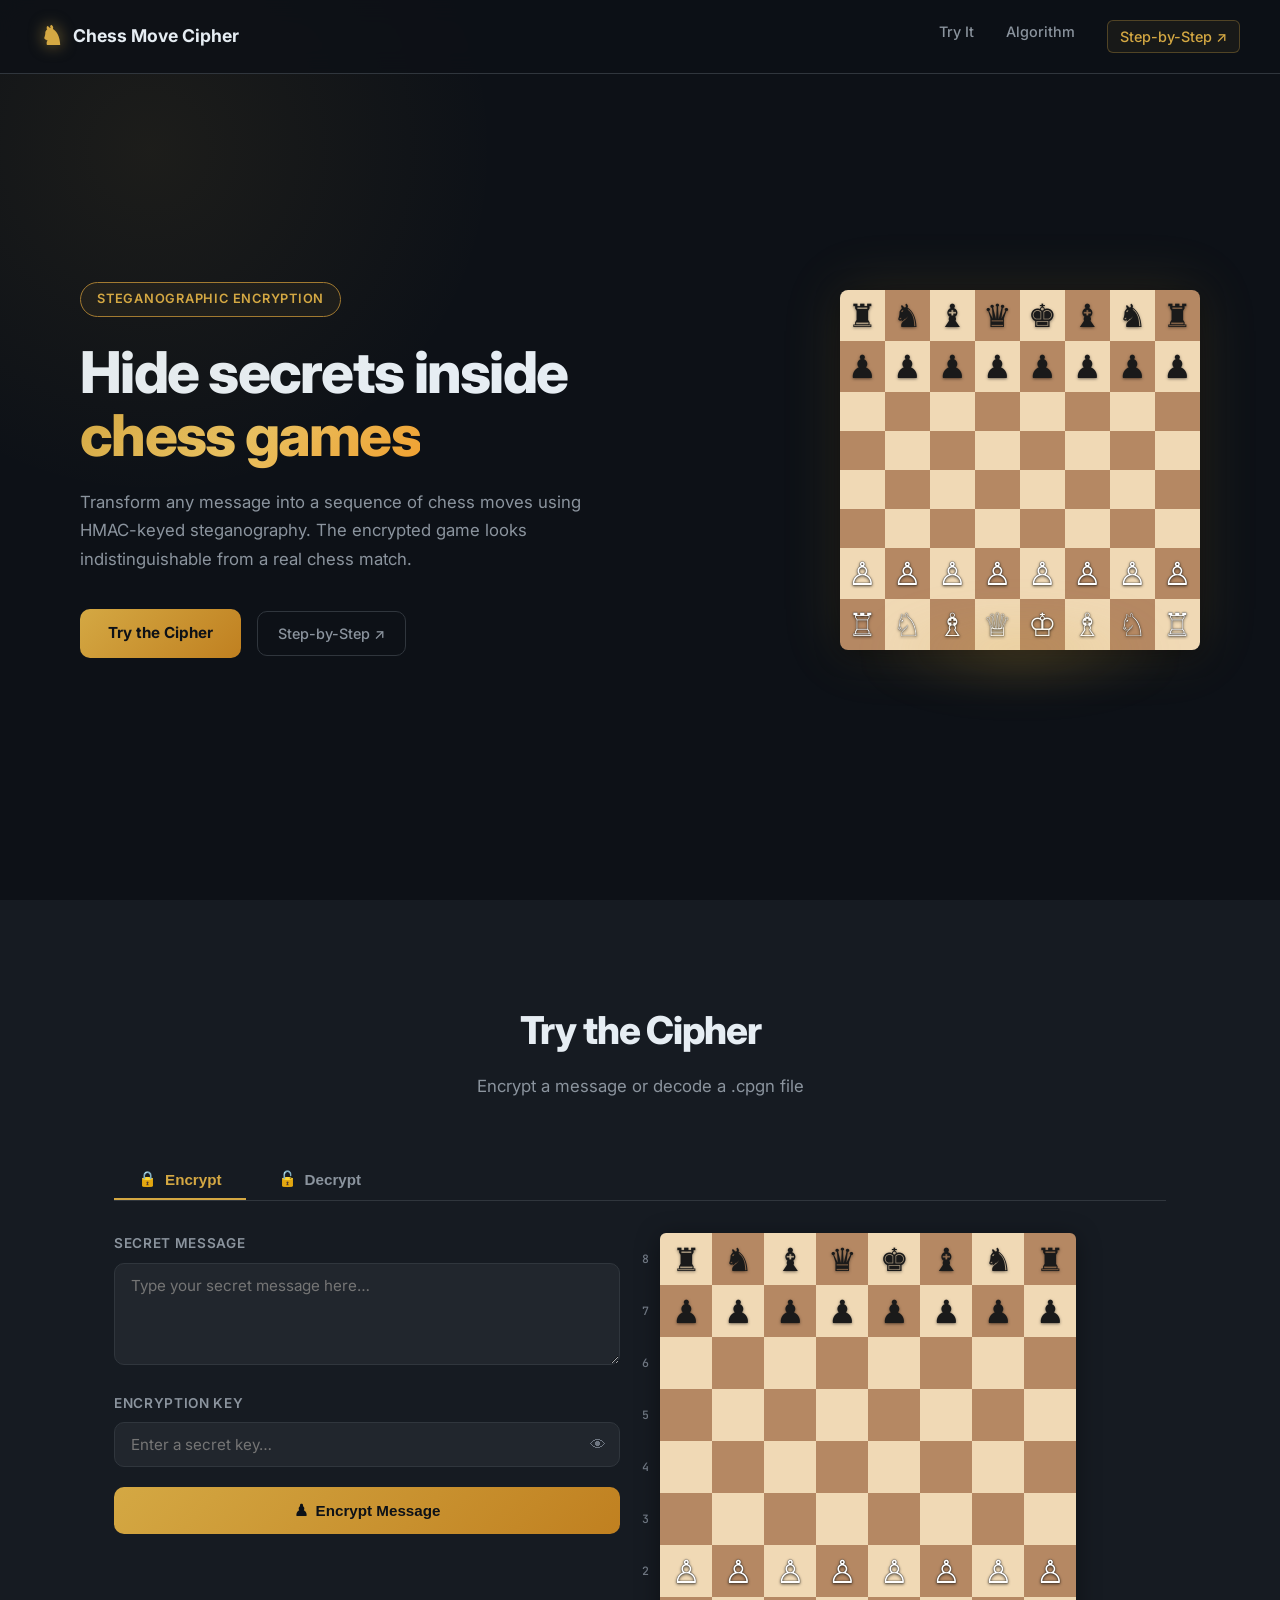
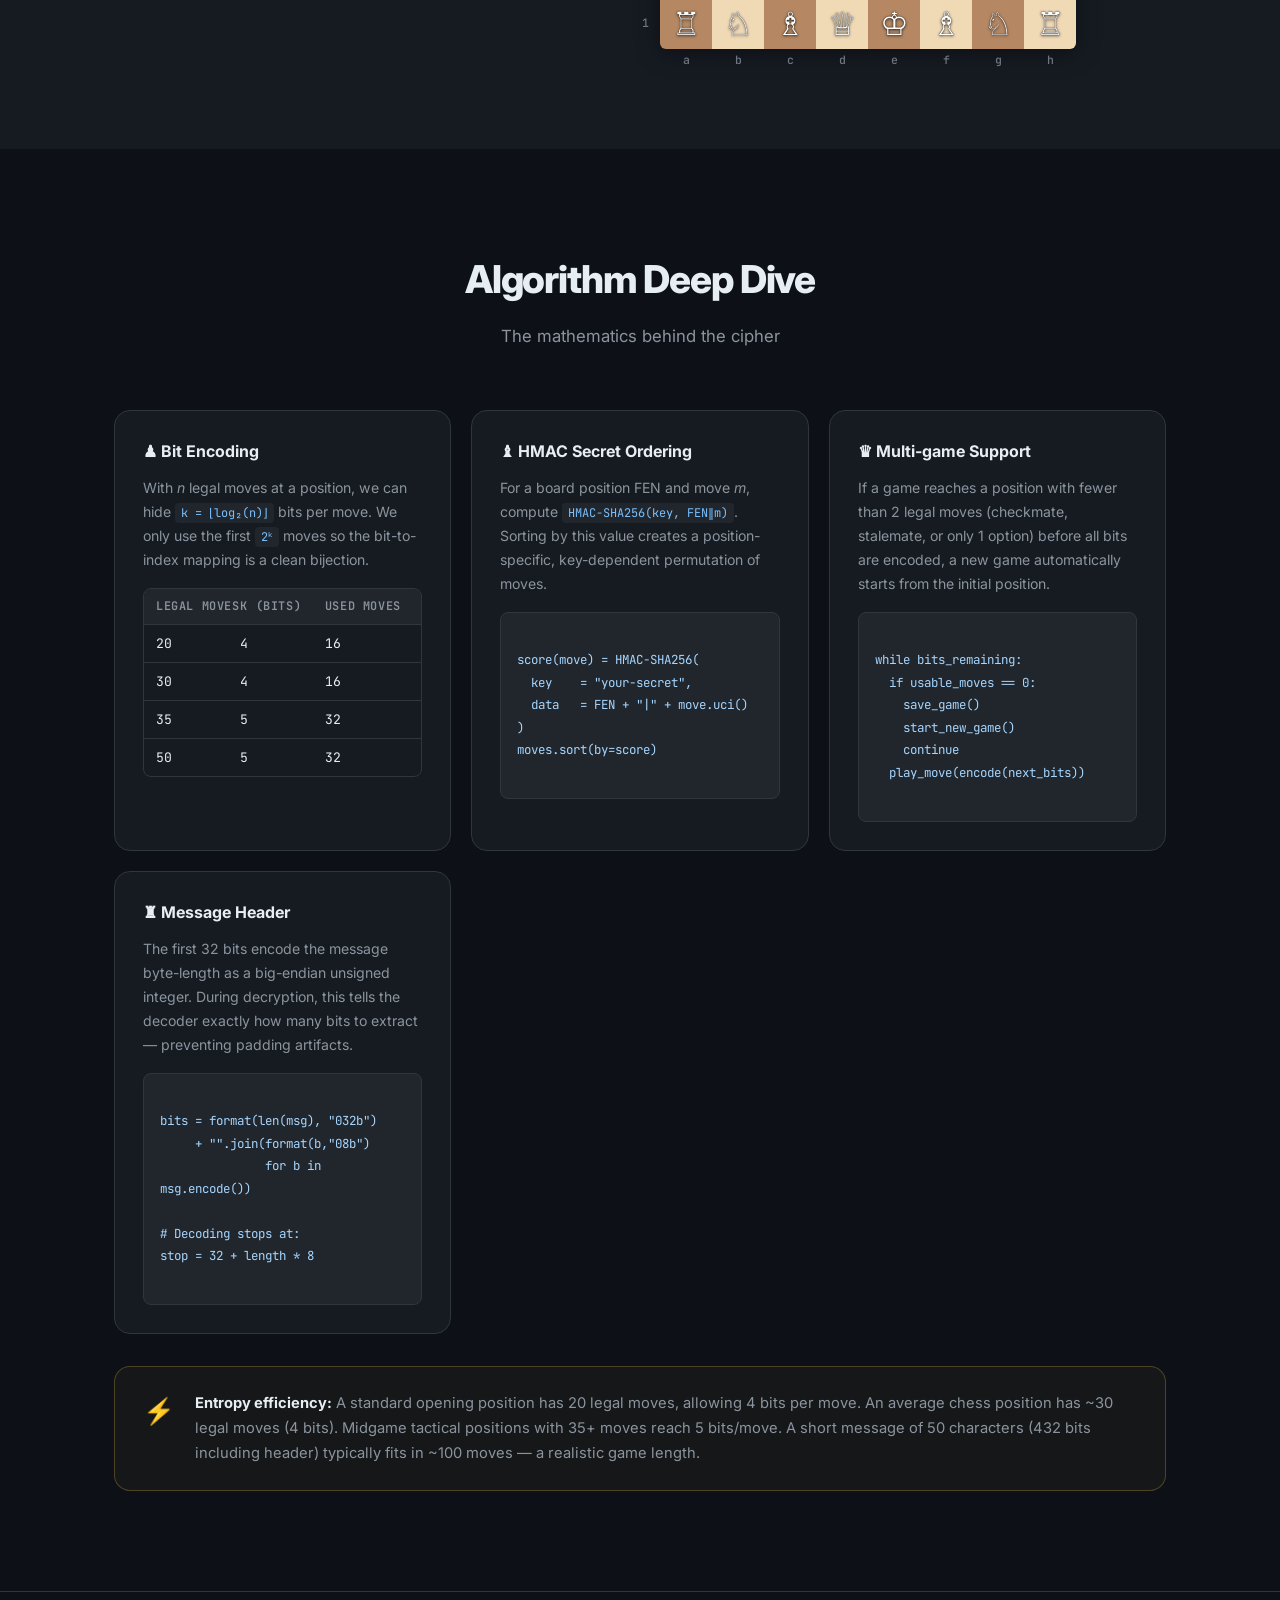
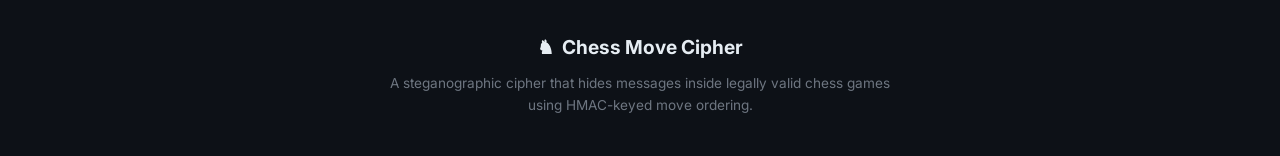
<file: templates/index.html>
<!DOCTYPE html>
<html lang="en">
<head>
  <meta charset="UTF-8">
  <meta name="viewport" content="width=device-width, initial-scale=1.0">
  <title>Chess Move Cipher</title>
  <link rel="preconnect" href="https://fonts.googleapis.com">
  <link rel="preconnect" href="https://fonts.gstatic.com" crossorigin>
  <link href="https://fonts.googleapis.com/css2?family=Inter:wght@300;400;500;600;700;800&family=JetBrains+Mono:wght@400;500&display=swap" rel="stylesheet">
  <link rel="stylesheet" href="/static/css/style.css">
</head>
<body>

  <!-- Navigation -->
  <nav class="navbar">
    <div class="nav-brand">
      <span class="nav-piece">♞</span>
      Chess Move Cipher
    </div>
    <div class="nav-links">
      <a href="#cipher-tool">Try It</a>
      <a href="#algorithm">Algorithm</a>
      <a href="/walkthrough" class="nav-link-highlight">Step-by-Step ↗</a>
    </div>
  </nav>

  <!-- Hero -->
  <section class="hero">
    <div class="hero-content">
      <div class="hero-badge">Steganographic Encryption</div>
      <h1>Hide secrets inside<br><span class="gradient-text">chess games</span></h1>
      <p class="hero-sub">Transform any message into a sequence of chess moves using HMAC-keyed steganography. The encrypted game looks indistinguishable from a real chess match.</p>
      <div class="hero-cta">
        <a href="#cipher-tool" class="btn-primary">Try the Cipher</a>
        <a href="/walkthrough" class="btn-ghost">Step-by-Step ↗</a>
      </div>
    </div>
    <div class="hero-visual">
      <div class="floating-board" id="hero-board"></div>
      <div class="board-glow"></div>
    </div>
  </section>

  <!-- Cipher Tool -->
  <section id="cipher-tool" class="section cipher-section">
    <div class="container">
      <div class="section-header">
        <h2>Try the Cipher</h2>
        <p>Encrypt a message or decode a .cpgn file</p>
      </div>

      <div class="tabs">
        <button class="tab active" data-tab="encrypt">
          <span>🔒</span> Encrypt
        </button>
        <button class="tab" data-tab="decrypt">
          <span>🔓</span> Decrypt
        </button>
      </div>

      <!-- Encrypt Panel -->
      <div id="tab-encrypt" class="tab-panel active">
        <div class="tool-layout">

          <!-- Left: Inputs -->
          <div class="tool-inputs">
            <div class="form-group">
              <label for="enc-message">Secret Message</label>
              <textarea id="enc-message" rows="4" placeholder="Type your secret message here…"></textarea>
            </div>
            <div class="form-group">
              <label for="enc-key">Encryption Key</label>
              <div class="input-wrap">
                <input type="password" id="enc-key" placeholder="Enter a secret key…">
                <button class="toggle-pw" data-target="enc-key" title="Show/hide key">👁</button>
              </div>
            </div>
            <button id="encrypt-btn" class="btn-primary btn-full">
              <span class="btn-icon">♟</span> Encrypt Message
            </button>
            <div id="enc-error" class="error-msg" style="display:none"></div>
          </div>

          <!-- Right: Chess board -->
          <div class="tool-board">
            <div class="board-wrap">
              <div id="enc-board" class="chess-board"></div>
              <div class="board-coords-files">
                <span>a</span><span>b</span><span>c</span><span>d</span>
                <span>e</span><span>f</span><span>g</span><span>h</span>
              </div>
              <div class="board-coords-ranks">
                <span>8</span><span>7</span><span>6</span><span>5</span>
                <span>4</span><span>3</span><span>2</span><span>1</span>
              </div>
            </div>

            <div id="step-info" class="step-info" style="display:none">
              <div class="step-row">
                <div class="step-stat">
                  <span class="stat-label">Move</span>
                  <span class="stat-value mono" id="si-move">—</span>
                </div>
                <div class="step-stat">
                  <span class="stat-label">Bits encoded</span>
                  <span class="stat-value mono highlight-bits" id="si-bits">—</span>
                </div>
                <div class="step-stat">
                  <span class="stat-label">Index / Total</span>
                  <span class="stat-value mono" id="si-index">—</span>
                </div>
                <div class="step-stat">
                  <span class="stat-label">Capacity</span>
                  <span class="stat-value mono" id="si-k">—</span>
                </div>
              </div>
            </div>

            <div id="anim-controls" class="anim-controls" style="display:none">
              <button id="btn-prev" class="ctrl-btn" title="Previous move">◀</button>
              <button id="btn-play" class="ctrl-btn ctrl-play" title="Play/Pause">▶</button>
              <button id="btn-next" class="ctrl-btn" title="Next move">▶</button>
              <span id="anim-progress" class="anim-progress">0 / 0</span>
              <div class="speed-wrap">
                <label>Speed</label>
                <input type="range" id="speed-slider" min="200" max="2000" value="700" step="100">
              </div>
            </div>
          </div>
        </div>

        <!-- Bit stream visualization -->
        <div id="bits-section" class="bits-section" style="display:none">
          <h3>Bit Stream <span class="tag" id="bits-total-tag"></span></h3>
          <p class="bits-hint">Each coloured block = one move's payload. Hover to see details.</p>
          <div id="bits-stream" class="bits-stream"></div>
        </div>

        <!-- Stats bar -->
        <div id="enc-stats" class="stats-bar" style="display:none">
          <div class="stat-item">
            <span class="stat-n" id="stat-games">—</span>
            <span class="stat-lbl">Games</span>
          </div>
          <div class="stat-item">
            <span class="stat-n" id="stat-moves">—</span>
            <span class="stat-lbl">Moves</span>
          </div>
          <div class="stat-item">
            <span class="stat-n" id="stat-bits">—</span>
            <span class="stat-lbl">Bits</span>
          </div>
          <div class="stat-item">
            <span class="stat-n" id="stat-efficiency">—</span>
            <span class="stat-lbl">Bits/move avg</span>
          </div>
        </div>

        <!-- PGN Output -->
        <div id="pgn-section" class="pgn-section" style="display:none">
          <div class="pgn-header">
            <h3>Encrypted PGN <span class="tag">.cpgn</span></h3>
            <div class="pgn-actions">
              <button id="copy-pgn" class="btn-ghost btn-sm">📋 Copy</button>
              <button id="download-pgn" class="btn-ghost btn-sm">⬇ Download .cpgn</button>
            </div>
          </div>
          <textarea id="pgn-output" class="pgn-textarea mono" readonly rows="8"></textarea>
        </div>
      </div>

      <!-- Decrypt Panel -->
      <div id="tab-decrypt" class="tab-panel">
        <div class="tool-layout">
          <div class="tool-inputs">
            <div class="form-group">
              <label for="dec-pgn">Encrypted PGN / .cpgn contents</label>
              <textarea id="dec-pgn" rows="8" placeholder="Paste the PGN content here…" class="mono"></textarea>
            </div>
            <div class="form-group">
              <label for="dec-key">Decryption Key</label>
              <div class="input-wrap">
                <input type="password" id="dec-key" placeholder="Enter the secret key…">
                <button class="toggle-pw" data-target="dec-key" title="Show/hide key">👁</button>
              </div>
            </div>
            <button id="decrypt-btn" class="btn-primary btn-full">
              <span class="btn-icon">♜</span> Decrypt Message
            </button>
            <div id="dec-error" class="error-msg" style="display:none"></div>
          </div>

          <div class="tool-board">
            <div id="dec-result" class="dec-result" style="display:none">
              <div class="result-icon">🔓</div>
              <h3>Decrypted Message</h3>
              <div id="dec-message" class="message-box"></div>
              <button id="copy-message" class="btn-ghost btn-sm">📋 Copy message</button>
            </div>
            <div id="dec-placeholder" class="dec-placeholder">
              <span class="placeholder-piece">♜</span>
              <p>Paste a PGN and key to decrypt</p>
            </div>
          </div>
        </div>
      </div>
    </div>
  </section>

  <!-- Algorithm deep dive -->
  <section id="algorithm" class="section algo-section">
    <div class="container">
      <div class="section-header">
        <h2>Algorithm Deep Dive</h2>
        <p>The mathematics behind the cipher</p>
      </div>

      <div class="algo-grid">
        <div class="algo-card">
          <h3>♟ Bit Encoding</h3>
          <p>With <em>n</em> legal moves at a position, we can hide <code>k = ⌊log₂(n)⌋</code> bits per move. We only use the first <code>2ᵏ</code> moves so the bit-to-index mapping is a clean bijection.</p>
          <div class="algo-table">
            <div class="algo-row header">
              <span>Legal moves</span><span>k (bits)</span><span>Used moves</span>
            </div>
            <div class="algo-row"><span>20</span><span>4</span><span>16</span></div>
            <div class="algo-row"><span>30</span><span>4</span><span>16</span></div>
            <div class="algo-row"><span>35</span><span>5</span><span>32</span></div>
            <div class="algo-row"><span>50</span><span>5</span><span>32</span></div>
          </div>
        </div>

        <div class="algo-card">
          <h3>♝ HMAC Secret Ordering</h3>
          <p>For a board position FEN and move <em>m</em>, compute <code>HMAC-SHA256(key, FEN‖m)</code>. Sorting by this value creates a position-specific, key-dependent permutation of moves.</p>
          <div class="algo-code">
score(move) = HMAC-SHA256(
  key    = "your-secret",
  data   = FEN + "|" + move.uci()
)
moves.sort(by=score)
          </div>
        </div>

        <div class="algo-card">
          <h3>♛ Multi-game Support</h3>
          <p>If a game reaches a position with fewer than 2 legal moves (checkmate, stalemate, or only 1 option) before all bits are encoded, a new game automatically starts from the initial position.</p>
          <div class="algo-code">
while bits_remaining:
  if usable_moves == 0:
    save_game()
    start_new_game()
    continue
  play_move(encode(next_bits))
          </div>
        </div>

        <div class="algo-card">
          <h3>♜ Message Header</h3>
          <p>The first 32 bits encode the message byte-length as a big-endian unsigned integer. During decryption, this tells the decoder exactly how many bits to extract — preventing padding artifacts.</p>
          <div class="algo-code">
bits = format(len(msg), "032b")
     + "".join(format(b,"08b")
               for b in msg.encode())

# Decoding stops at:
stop = 32 + length * 8
          </div>
        </div>
      </div>

      <div class="info-card accent">
        <div class="info-icon">⚡</div>
        <div class="info-text">
          <strong>Entropy efficiency:</strong> A standard opening position has 20 legal moves, allowing 4 bits per move. An average chess position has ~30 legal moves (4 bits). Midgame tactical positions with 35+ moves reach 5 bits/move. A short message of 50 characters (432 bits including header) typically fits in ~100 moves — a realistic game length.
        </div>
      </div>
    </div>
  </section>

  <!-- Footer -->
  <footer class="footer">
    <div class="container">
      <div class="footer-brand">
        <span>♞</span> Chess Move Cipher
      </div>
      <p>A steganographic cipher that hides messages inside legally valid chess games using HMAC-keyed move ordering.</p>
    </div>
  </footer>

  <script src="/static/js/main.js"></script>
</body>
</html>
</file>
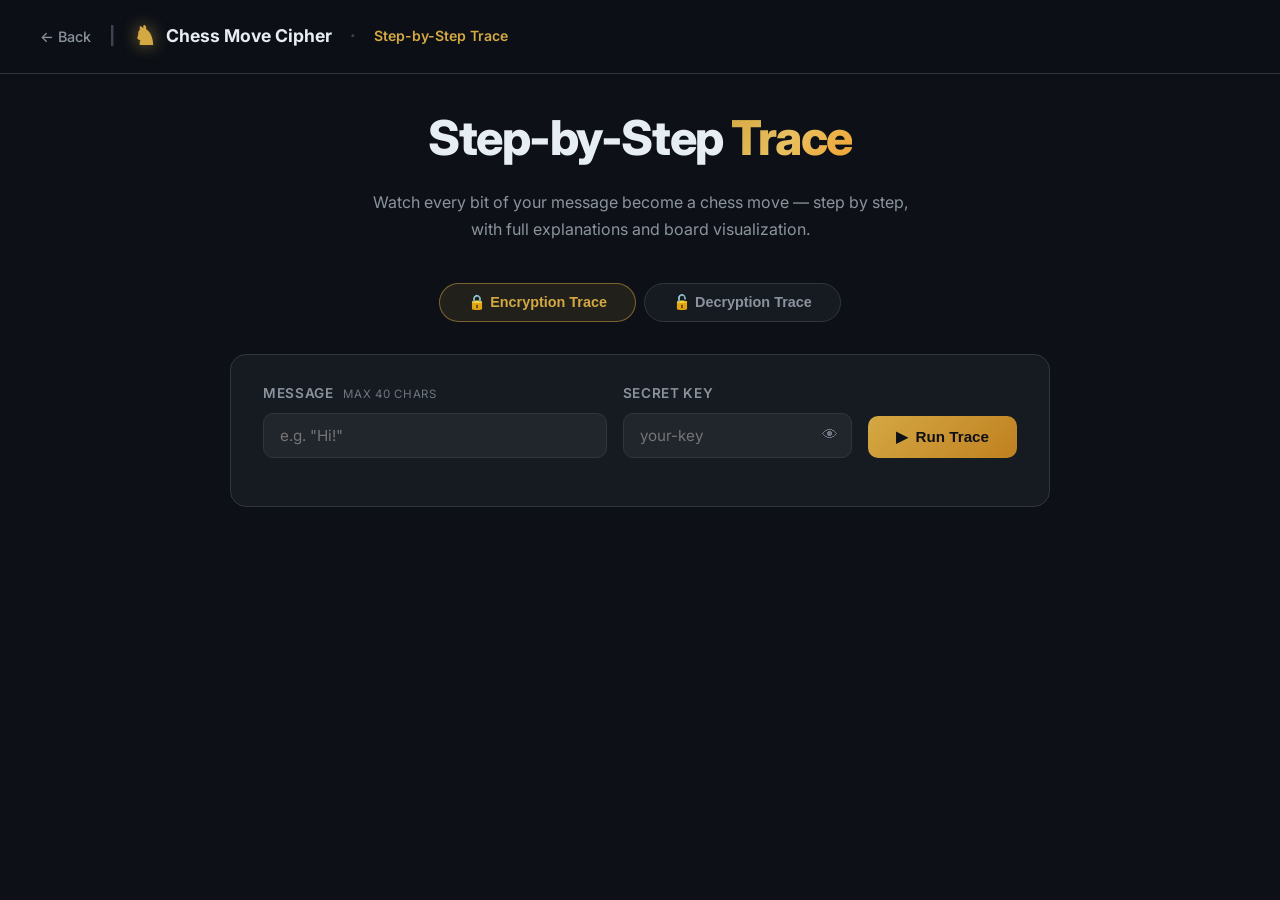
<file: templates/walkthrough.html>
<!DOCTYPE html>
<html lang="en">
<head>
  <meta charset="UTF-8">
  <meta name="viewport" content="width=device-width, initial-scale=1.0">
  <title>Step-by-Step Trace — Chess Move Cipher</title>
  <link rel="preconnect" href="https://fonts.googleapis.com">
  <link href="https://fonts.googleapis.com/css2?family=Inter:wght@300;400;500;600;700;800&family=JetBrains+Mono:wght@400;500;600&display=swap" rel="stylesheet">
  <link rel="stylesheet" href="/static/css/style.css">
  <link rel="stylesheet" href="/static/css/walkthrough.css">
</head>
<body>

  <!-- Navbar -->
  <nav class="navbar">
    <div class="nav-brand">
      <a href="/" class="wt-back">← Back</a>
      <span class="wt-nav-sep">|</span>
      <span class="nav-piece">♞</span>
      Chess Move Cipher
      <span class="wt-nav-sep">·</span>
      <span class="wt-nav-label">Step-by-Step Trace</span>
    </div>
  </nav>

  <!-- Input Section -->
  <section class="wt-input-section" id="wt-input-section">
    <div class="container">
      <div class="wt-page-header">
        <h1>Step-by-Step <span class="gradient-text">Trace</span></h1>
        <p>Watch every bit of your message become a chess move — step by step, with full explanations and board visualization.</p>
      </div>

      <div class="wt-mode-tabs">
        <button class="wt-tab active" data-mode="encrypt">🔒 Encryption Trace</button>
        <button class="wt-tab" data-mode="decrypt">🔓 Decryption Trace</button>
      </div>

      <!-- Encrypt form -->
      <div id="wt-enc-form" class="wt-form">
        <div class="wt-form-row">
          <div class="form-group wt-fg-msg">
            <label>Message <span class="wt-hint">max 40 chars</span></label>
            <input type="text" id="wt-message" placeholder='e.g. "Hi!"' maxlength="40" autocomplete="off">
          </div>
          <div class="form-group wt-fg-key">
            <label>Secret Key</label>
            <div class="input-wrap">
              <input type="password" id="wt-key-enc" placeholder="your-key">
              <button class="toggle-pw" data-target="wt-key-enc">👁</button>
            </div>
          </div>
          <div class="form-group wt-fg-btn">
            <label>&nbsp;</label>
            <button id="wt-run-enc" class="btn-primary wt-run-btn">
              <span>▶</span> Run Trace
            </button>
          </div>
        </div>
        <div id="wt-enc-error" class="error-msg" style="display:none"></div>
      </div>

      <!-- Decrypt form -->
      <div id="wt-dec-form" class="wt-form" style="display:none">
        <div class="form-group">
          <label>Encrypted PGN (.cpgn contents)</label>
          <textarea id="wt-pgn" rows="5" class="mono" placeholder="Paste your .cpgn file content here…"></textarea>
        </div>
        <div class="wt-form-row">
          <div class="form-group wt-fg-key">
            <label>Secret Key</label>
            <div class="input-wrap">
              <input type="password" id="wt-key-dec" placeholder="your-key">
              <button class="toggle-pw" data-target="wt-key-dec">👁</button>
            </div>
          </div>
          <div class="form-group wt-fg-btn">
            <label>&nbsp;</label>
            <button id="wt-run-dec" class="btn-primary wt-run-btn">
              <span>▶</span> Run Trace
            </button>
          </div>
        </div>
        <div id="wt-dec-error" class="error-msg" style="display:none"></div>
      </div>
    </div>
  </section>

  <!-- ══════════════ TRACE VIEWER ══════════════ -->
  <section class="wt-viewer" id="wt-viewer" style="display:none">

    <!-- Step header bar -->
    <div class="wt-step-bar">
      <div class="wt-step-counter">
        Step <strong id="wt-step-num">1</strong>&thinsp;/&thinsp;<strong id="wt-step-total">1</strong>
      </div>
      <div class="wt-step-dots-wrap">
        <div class="wt-step-dots" id="wt-step-dots"></div>
      </div>
      <div class="wt-step-badge" id="wt-step-badge">intro</div>
    </div>

    <!-- Title of current step -->
    <div class="wt-step-title-row">
      <div class="wt-step-title" id="wt-step-title">—</div>
    </div>

    <!-- ── Main two-column area ── -->
    <div class="wt-main-area">

      <!-- Left: Chess board + arrows -->
      <div class="wt-board-panel">
        <div class="board-with-arrows" id="board-wrap">
          <div id="trace-board" class="chess-board"></div>
          <svg id="board-svg" class="board-overlay">
            <defs>
              <marker id="mh-legal"    markerWidth="5" markerHeight="5" refX="4" refY="2.5" orient="auto"><path d="M0,0 L5,2.5 L0,5 Z" fill="rgba(100,130,220,0.7)"/></marker>
              <marker id="mh-usable"   markerWidth="5" markerHeight="5" refX="4" refY="2.5" orient="auto"><path d="M0,0 L5,2.5 L0,5 Z" fill="rgba(50,210,80,0.9)"/></marker>
              <marker id="mh-selected" markerWidth="5" markerHeight="5" refX="4" refY="2.5" orient="auto"><path d="M0,0 L5,2.5 L0,5 Z" fill="rgba(212,168,67,1)"/></marker>
              <marker id="mh-dim"      markerWidth="5" markerHeight="5" refX="4" refY="2.5" orient="auto"><path d="M0,0 L5,2.5 L0,5 Z" fill="rgba(100,100,100,0.35)"/></marker>
            </defs>
          </svg>
        </div>
        <div class="wt-legend" id="wt-legend" style="display:none">
          <div class="wt-legend-row">
            <span class="lbox legal"></span><span>All legal moves</span>
          </div>
          <div class="wt-legend-row">
            <span class="lbox usable"></span><span>Usable (2<sup>k</sup> moves)</span>
          </div>
          <div class="wt-legend-row">
            <span class="lbox selected"></span><span>Selected / played</span>
          </div>
        </div>
      </div>

      <!-- Right: Step info panel -->
      <div class="wt-info-panel" id="wt-info-panel">
        <div id="wt-step-body">
          <!-- Content rendered by JS per step type -->
        </div>
      </div>
    </div>

    <!-- ── Controls ── -->
    <div class="wt-controls">
      <div class="wt-ctrl-group">
        <button id="wt-first" class="ctrl-btn" title="First step">⏮</button>
        <button id="wt-prev"  class="ctrl-btn" title="Previous">◀</button>
        <button id="wt-play"  class="ctrl-btn ctrl-play" title="Play / Pause">▶</button>
        <button id="wt-next"  class="ctrl-btn" title="Next">▶▶</button>
        <button id="wt-last"  class="ctrl-btn" title="Last step">⏭</button>
      </div>

      <div class="wt-slider-wrap">
        <input type="range" id="wt-slider" min="0" value="0" step="1" class="wt-slider">
      </div>

      <div class="wt-speed-group">
        <span class="wt-speed-label">Speed</span>
        <button class="wt-speed active" data-ms="2500">1×</button>
        <button class="wt-speed" data-ms="1200">2×</button>
        <button class="wt-speed" data-ms="500">4×</button>
      </div>
    </div>

    <!-- ── Bit stream ── -->
    <div class="wt-bitstream-section">
      <div class="wt-bs-header">
        <span class="wt-bs-title">Bit Stream</span>
        <span class="wt-bs-info" id="wt-bs-info"></span>
      </div>
      <div class="wt-bs-scroll">
        <div class="wt-bs" id="wt-bitstream"></div>
      </div>
    </div>

  </section>

  <!-- Loading overlay -->
  <div id="wt-loading" class="wt-loading-overlay" style="display:none">
    <div class="wt-loading-box">
      <div class="wt-spinner"></div>
      <p>Computing trace…<br><small>HMAC for all moves at each position</small></p>
    </div>
  </div>

  <script src="/static/js/main.js"></script>
  <script src="/static/js/walkthrough.js"></script>
</body>
</html>
</file>
<file: static/css/style.css>
/* ============================================================
   Chess Move Cipher — Stylesheet
   ============================================================ */

:root {
  --bg:           #0d1117;
  --bg-2:         #161b22;
  --bg-3:         #21262d;
  --border:       #30363d;
  --border-light: #3d444d;
  --gold:         #d4a843;
  --gold-dim:     #a07830;
  --green:        #2ea043;
  --red:          #f85149;
  --text:         #e6edf3;
  --text-muted:   #8b949e;
  --text-dim:     #6e7681;
  --sq-light:     #f0d9b5;
  --sq-dark:      #b58863;
  --hl-from:      rgba(20, 160, 50, 0.65);
  --hl-to:        rgba(255, 200, 0, 0.60);
  --hl-last:      rgba(155, 199, 0, 0.40);
  --radius:       10px;
  --radius-lg:    16px;
  --shadow:       0 4px 24px rgba(0,0,0,0.4);
}

*, *::before, *::after { box-sizing: border-box; margin: 0; padding: 0; }

html { scroll-behavior: smooth; }

body {
  font-family: 'Inter', sans-serif;
  background: var(--bg);
  color: var(--text);
  line-height: 1.6;
  overflow-x: hidden;
}

a { color: var(--gold); text-decoration: none; }
a:hover { color: #e8c060; }

code {
  font-family: 'JetBrains Mono', monospace;
  background: var(--bg-3);
  padding: 2px 6px;
  border-radius: 4px;
  font-size: 0.85em;
  color: #79c0ff;
}

.mono { font-family: 'JetBrains Mono', monospace; }
.container { max-width: 1100px; margin: 0 auto; padding: 0 24px; }

/* ─── Navbar ─── */
.navbar {
  position: fixed;
  top: 0; left: 0; right: 0;
  z-index: 100;
  display: flex;
  align-items: center;
  justify-content: space-between;
  padding: 16px 40px;
  background: rgba(13,17,23,0.85);
  backdrop-filter: blur(12px);
  border-bottom: 1px solid var(--border);
}

.nav-brand {
  display: flex;
  align-items: center;
  gap: 10px;
  font-weight: 700;
  font-size: 1.1rem;
  color: var(--text);
}

.nav-piece {
  font-size: 1.6rem;
  color: var(--gold);
  filter: drop-shadow(0 0 8px rgba(212,168,67,0.6));
}

.nav-links {
  display: flex;
  gap: 32px;
}

.nav-links a {
  color: var(--text-muted);
  font-size: 0.9rem;
  font-weight: 500;
  transition: color 0.2s;
}
.nav-links a:hover { color: var(--text); }
.nav-links .nav-link-highlight {
  color: var(--gold);
  border: 1px solid rgba(212,168,67,0.3);
  padding: 4px 12px;
  border-radius: 6px;
  background: rgba(212,168,67,0.06);
}
.nav-links .nav-link-highlight:hover { background: rgba(212,168,67,0.14); color: var(--gold); }

/* ─── Hero ─── */
.hero {
  min-height: 100vh;
  display: flex;
  align-items: center;
  justify-content: space-between;
  padding: 100px 80px 60px;
  gap: 60px;
  position: relative;
  overflow: hidden;
}

.hero::before {
  content: '';
  position: absolute;
  top: -200px; left: -200px;
  width: 700px; height: 700px;
  background: radial-gradient(circle, rgba(212,168,67,0.08) 0%, transparent 70%);
  pointer-events: none;
}

.hero-content { flex: 1; max-width: 560px; }

.hero-badge {
  display: inline-block;
  padding: 6px 16px;
  border: 1px solid var(--gold-dim);
  border-radius: 100px;
  font-size: 0.8rem;
  font-weight: 600;
  color: var(--gold);
  letter-spacing: 0.06em;
  text-transform: uppercase;
  margin-bottom: 24px;
  background: rgba(212,168,67,0.06);
}

.hero h1 {
  font-size: clamp(2.4rem, 5vw, 3.6rem);
  font-weight: 800;
  line-height: 1.1;
  letter-spacing: -0.03em;
  margin-bottom: 20px;
}

.gradient-text {
  background: linear-gradient(135deg, var(--gold) 0%, #e8c060 50%, #f0a030 100%);
  -webkit-background-clip: text;
  -webkit-text-fill-color: transparent;
  background-clip: text;
}

.hero-sub {
  font-size: 1.05rem;
  color: var(--text-muted);
  margin-bottom: 36px;
  line-height: 1.7;
}

.hero-cta { display: flex; gap: 16px; align-items: center; flex-wrap: wrap; }

/* ─── Buttons ─── */
.btn-primary {
  display: inline-flex;
  align-items: center;
  gap: 8px;
  padding: 12px 28px;
  background: linear-gradient(135deg, var(--gold) 0%, #c08020 100%);
  color: #0d1117;
  font-weight: 700;
  font-size: 0.95rem;
  border: none;
  border-radius: var(--radius);
  cursor: pointer;
  transition: all 0.2s;
  text-decoration: none;
}
.btn-primary:hover {
  transform: translateY(-2px);
  box-shadow: 0 8px 24px rgba(212,168,67,0.4);
  color: #0d1117;
}
.btn-primary:active { transform: translateY(0); }

.btn-primary.btn-full { width: 100%; justify-content: center; padding: 14px; }

.btn-ghost {
  display: inline-flex;
  align-items: center;
  gap: 6px;
  padding: 10px 20px;
  background: transparent;
  color: var(--text-muted);
  font-weight: 500;
  font-size: 0.9rem;
  border: 1px solid var(--border);
  border-radius: var(--radius);
  cursor: pointer;
  transition: all 0.2s;
  text-decoration: none;
}
.btn-ghost:hover { border-color: var(--border-light); color: var(--text); background: var(--bg-2); }

.btn-ghost.btn-sm { padding: 7px 14px; font-size: 0.82rem; }

/* ─── Hero Board (decoration) ─── */
.hero-visual {
  position: relative;
  flex-shrink: 0;
}

.floating-board {
  width: 360px;
  height: 360px;
  display: grid;
  grid-template-columns: repeat(8, 1fr);
  grid-template-rows: repeat(8, 1fr);
  border-radius: 8px;
  overflow: hidden;
  box-shadow: var(--shadow), 0 0 60px rgba(212,168,67,0.15);
  animation: float 4s ease-in-out infinite;
}

@keyframes float {
  0%, 100% { transform: translateY(0) rotate(-2deg); }
  50% { transform: translateY(-12px) rotate(-2deg); }
}

.board-glow {
  position: absolute;
  bottom: -40px; left: 50%;
  transform: translateX(-50%);
  width: 300px; height: 80px;
  background: radial-gradient(ellipse, rgba(212,168,67,0.25) 0%, transparent 70%);
  filter: blur(20px);
}

/* ─── Sections ─── */
.section {
  padding: 100px 0;
}

.section-header {
  text-align: center;
  margin-bottom: 60px;
}

.section-header h2 {
  font-size: clamp(1.8rem, 3vw, 2.6rem);
  font-weight: 800;
  letter-spacing: -0.03em;
  margin-bottom: 12px;
}

.section-header p {
  color: var(--text-muted);
  font-size: 1.05rem;
}

/* ─── Steps ─── */
.steps-grid {
  display: grid;
  grid-template-columns: repeat(auto-fit, minmax(300px, 1fr));
  gap: 24px;
  margin-bottom: 40px;
}

.step-card {
  background: var(--bg-2);
  border: 1px solid var(--border);
  border-radius: var(--radius-lg);
  padding: 32px;
  transition: border-color 0.2s, transform 0.2s;
  position: relative;
  overflow: hidden;
}

.step-card::before {
  content: '';
  position: absolute;
  top: 0; left: 0; right: 0;
  height: 2px;
  background: linear-gradient(90deg, var(--gold), transparent);
  opacity: 0;
  transition: opacity 0.2s;
}

.step-card:hover {
  border-color: var(--border-light);
  transform: translateY(-4px);
}
.step-card:hover::before { opacity: 1; }

.step-num {
  font-size: 0.75rem;
  font-weight: 700;
  color: var(--gold);
  letter-spacing: 0.1em;
  margin-bottom: 12px;
}

.step-icon-wrap {
  margin-bottom: 16px;
}

.step-piece {
  font-size: 2.4rem;
  filter: drop-shadow(0 0 6px rgba(212,168,67,0.4));
}

.step-card h3 {
  font-size: 1.2rem;
  font-weight: 700;
  margin-bottom: 10px;
}

.step-card p {
  color: var(--text-muted);
  font-size: 0.92rem;
  line-height: 1.7;
  margin-bottom: 20px;
}

.step-code {
  font-family: 'JetBrains Mono', monospace;
  font-size: 0.78rem;
  background: var(--bg-3);
  border: 1px solid var(--border);
  border-radius: 8px;
  padding: 14px 16px;
  line-height: 1.8;
  overflow-x: auto;
  white-space: pre-wrap;
  overflow-wrap: break-word;
  word-break: break-all;
}

.code-comment { color: var(--text-dim); }
.code-header { color: #79c0ff; }
.code-data { color: #a5d6ff; }

/* ─── Info card ─── */
.info-card {
  display: flex;
  align-items: flex-start;
  gap: 20px;
  background: var(--bg-2);
  border: 1px solid var(--border);
  border-radius: var(--radius-lg);
  padding: 24px 28px;
  margin-top: 32px;
}

.info-card.accent {
  border-color: rgba(212,168,67,0.3);
  background: rgba(212,168,67,0.04);
}

.info-icon { font-size: 1.6rem; flex-shrink: 0; }

.info-text {
  font-size: 0.92rem;
  color: var(--text-muted);
  line-height: 1.7;
}

.info-text strong { color: var(--text); }

/* ─── Cipher Tool ─── */
.cipher-section { background: var(--bg-2); }

.tabs {
  display: flex;
  gap: 8px;
  margin-bottom: 32px;
  border-bottom: 1px solid var(--border);
  padding-bottom: 1px;
}

.tab {
  display: flex;
  align-items: center;
  gap: 8px;
  padding: 10px 24px;
  background: none;
  border: none;
  border-bottom: 2px solid transparent;
  color: var(--text-muted);
  font-size: 0.95rem;
  font-weight: 600;
  cursor: pointer;
  transition: all 0.15s;
  margin-bottom: -1px;
}

.tab:hover { color: var(--text); }

.tab.active {
  color: var(--gold);
  border-bottom-color: var(--gold);
}

.tab-panel { display: none; }
.tab-panel.active { display: block; }

.tool-layout {
  display: grid;
  grid-template-columns: 1fr 1fr;
  gap: 40px;
  align-items: start;
}

/* ─── Form ─── */
.form-group {
  margin-bottom: 20px;
}

.form-group label {
  display: block;
  font-size: 0.85rem;
  font-weight: 600;
  color: var(--text-muted);
  margin-bottom: 8px;
  text-transform: uppercase;
  letter-spacing: 0.05em;
}

.form-group textarea,
.form-group input[type="text"],
.form-group input[type="password"] {
  width: 100%;
  background: var(--bg-3);
  border: 1px solid var(--border);
  border-radius: var(--radius);
  color: var(--text);
  font-size: 0.95rem;
  padding: 12px 16px;
  transition: border-color 0.2s;
  resize: vertical;
  font-family: inherit;
  outline: none;
}

.form-group textarea:focus,
.form-group input:focus {
  border-color: var(--gold-dim);
  box-shadow: 0 0 0 3px rgba(212,168,67,0.1);
}

.form-group textarea.mono,
.pgn-textarea {
  font-family: 'JetBrains Mono', monospace;
  font-size: 0.82rem;
}

.input-wrap {
  position: relative;
}

.input-wrap input { padding-right: 44px; }

.toggle-pw {
  position: absolute;
  right: 10px; top: 50%;
  transform: translateY(-50%);
  background: none;
  border: none;
  cursor: pointer;
  font-size: 1rem;
  color: var(--text-dim);
  padding: 4px;
  transition: color 0.2s;
}
.toggle-pw:hover { color: var(--text); }

.btn-icon { font-size: 1rem; }

/* ─── Chess Board ─── */
.tool-board { position: sticky; top: 100px; }

.board-wrap {
  position: relative;
  display: inline-flex;
  flex-direction: column;
  align-items: flex-start;
}

.chess-board {
  display: grid;
  /* column/row sizes are set by JS so every square is identical px size */
  grid-template-columns: repeat(8, 52px);
  grid-template-rows: repeat(8, 52px);
  width: 416px;
  height: 416px;
  border-radius: 6px;
  overflow: hidden;
  box-shadow: var(--shadow);
  user-select: none;
  flex-shrink: 0;
}

.board-coords-files,
.board-coords-ranks {
  display: flex;
  position: absolute;
}

.board-coords-files {
  bottom: -20px; left: 0; right: 0;
  justify-content: space-around;
}

.board-coords-ranks {
  top: 0; bottom: 0;
  left: -18px;
  flex-direction: column;
  justify-content: space-around;
}

.board-coords-files span,
.board-coords-ranks span {
  font-size: 0.72rem;
  color: var(--text-dim);
  font-weight: 500;
  font-family: 'JetBrains Mono', monospace;
}

.sq {
  display: flex;
  align-items: center;
  justify-content: center;
  font-size: clamp(1.4rem, 3.5vw, 2rem);
  cursor: default;
  transition: background 0.25s;
  position: relative;
}

.sq.light { background: var(--sq-light); }
.sq.dark  { background: var(--sq-dark); }

.sq.hl-from { background: var(--hl-from) !important; }
.sq.hl-to   { background: var(--hl-to)   !important; }
.sq.hl-last { background: var(--hl-last)  !important; }

.piece-white { color: #fff; text-shadow: 0 1px 3px rgba(0,0,0,0.8), 0 0 1px #000; }
.piece-black { color: #1a1a1a; text-shadow: 0 1px 3px rgba(0,0,0,0.5); }

/* ─── Step Info ─── */
.step-info {
  margin-top: 30px;
  background: var(--bg-3);
  border: 1px solid var(--border);
  border-radius: var(--radius);
  padding: 16px;
}

.step-row {
  display: grid;
  grid-template-columns: repeat(4, 1fr);
  gap: 12px;
}

.step-stat {
  display: flex;
  flex-direction: column;
  gap: 4px;
}

.stat-label {
  font-size: 0.72rem;
  font-weight: 600;
  color: var(--text-dim);
  text-transform: uppercase;
  letter-spacing: 0.05em;
}

.stat-value {
  font-size: 0.9rem;
  font-weight: 600;
  color: var(--text);
}

.highlight-bits { color: var(--gold); }

/* ─── Animation Controls ─── */
.anim-controls {
  display: flex;
  align-items: center;
  gap: 10px;
  margin-top: 14px;
  flex-wrap: wrap;
}

.ctrl-btn {
  width: 36px; height: 36px;
  background: var(--bg-3);
  border: 1px solid var(--border);
  border-radius: 8px;
  color: var(--text);
  font-size: 0.8rem;
  cursor: pointer;
  transition: all 0.15s;
  display: flex;
  align-items: center;
  justify-content: center;
}
.ctrl-btn:hover { background: var(--border); }
.ctrl-btn.ctrl-play {
  background: var(--gold);
  color: #0d1117;
  border-color: var(--gold);
  font-weight: 700;
}
.ctrl-btn.ctrl-play:hover { background: #e8c060; }

.ctrl-btn.paused { background: var(--bg-3); color: var(--gold); border-color: var(--gold); }

.anim-progress {
  font-size: 0.82rem;
  color: var(--text-muted);
  font-family: 'JetBrains Mono', monospace;
  min-width: 60px;
}

.speed-wrap {
  display: flex;
  align-items: center;
  gap: 8px;
  margin-left: auto;
}

.speed-wrap label {
  font-size: 0.78rem;
  color: var(--text-dim);
}

.speed-wrap input[type="range"] {
  width: 80px;
  accent-color: var(--gold);
}

/* ─── Bits Stream ─── */
.bits-section {
  margin-top: 48px;
}

.bits-section h3 {
  font-size: 1rem;
  font-weight: 700;
  margin-bottom: 6px;
}

.bits-hint {
  font-size: 0.82rem;
  color: var(--text-dim);
  margin-bottom: 16px;
}

.tag {
  display: inline-block;
  padding: 2px 8px;
  background: rgba(212,168,67,0.12);
  border: 1px solid rgba(212,168,67,0.3);
  border-radius: 4px;
  font-size: 0.72rem;
  color: var(--gold);
  font-weight: 600;
  margin-left: 8px;
  vertical-align: middle;
}

.bits-stream {
  display: flex;
  flex-wrap: wrap;
  gap: 4px;
  font-family: 'JetBrains Mono', monospace;
  font-size: 0.78rem;
  padding: 16px;
  background: var(--bg-3);
  border: 1px solid var(--border);
  border-radius: var(--radius);
  max-height: 140px;
  overflow-y: auto;
}

.bit-block {
  padding: 2px 5px;
  border-radius: 3px;
  cursor: pointer;
  transition: opacity 0.2s, transform 0.1s;
  white-space: nowrap;
}

.bit-block:hover { transform: scale(1.05); opacity: 0.9; }

.bit-block.header {
  background: rgba(121,192,255,0.15);
  color: #79c0ff;
  border: 1px solid rgba(121,192,255,0.3);
}

.bit-block.active {
  background: rgba(212,168,67,0.25);
  color: var(--gold);
  border: 1px solid rgba(212,168,67,0.5);
  box-shadow: 0 0 8px rgba(212,168,67,0.3);
}

.bit-block.done {
  background: rgba(46,160,67,0.12);
  color: #56d364;
  border: 1px solid rgba(46,160,67,0.2);
}

.bit-block.pending {
  background: var(--bg);
  color: var(--text-dim);
  border: 1px solid var(--border);
}

/* ─── Stats bar ─── */
.stats-bar {
  display: flex;
  gap: 8px;
  margin-top: 24px;
  flex-wrap: wrap;
}

.stat-item {
  flex: 1;
  min-width: 100px;
  background: var(--bg-3);
  border: 1px solid var(--border);
  border-radius: var(--radius);
  padding: 14px 16px;
  display: flex;
  flex-direction: column;
  align-items: center;
  gap: 4px;
}

.stat-n {
  font-size: 1.6rem;
  font-weight: 800;
  color: var(--gold);
  font-variant-numeric: tabular-nums;
}

.stat-lbl {
  font-size: 0.72rem;
  color: var(--text-dim);
  font-weight: 600;
  text-transform: uppercase;
  letter-spacing: 0.05em;
}

/* ─── PGN section ─── */
.pgn-section { margin-top: 32px; }

.pgn-header {
  display: flex;
  align-items: center;
  justify-content: space-between;
  margin-bottom: 12px;
}

.pgn-header h3 {
  font-size: 1rem;
  font-weight: 700;
}

.pgn-actions { display: flex; gap: 8px; }

.pgn-textarea {
  width: 100%;
  background: var(--bg-3);
  border: 1px solid var(--border);
  border-radius: var(--radius);
  color: var(--text);
  padding: 14px 16px;
  resize: vertical;
  outline: none;
  font-size: 0.8rem;
  line-height: 1.6;
}

/* ─── Decrypt result ─── */
.dec-result {
  background: var(--bg-3);
  border: 1px solid var(--border);
  border-radius: var(--radius-lg);
  padding: 32px;
  text-align: center;
}

.result-icon { font-size: 3rem; margin-bottom: 16px; }

.dec-result h3 {
  font-size: 1.1rem;
  font-weight: 700;
  margin-bottom: 16px;
  color: var(--green);
}

.message-box {
  background: var(--bg);
  border: 1px solid var(--border);
  border-radius: var(--radius);
  padding: 20px 24px;
  font-size: 1.05rem;
  color: var(--text);
  word-break: break-word;
  white-space: pre-wrap;
  text-align: left;
  margin-bottom: 16px;
  min-height: 60px;
  line-height: 1.7;
}

.dec-placeholder {
  background: var(--bg-3);
  border: 1px dashed var(--border);
  border-radius: var(--radius-lg);
  padding: 60px 32px;
  text-align: center;
}

.placeholder-piece {
  font-size: 3.5rem;
  color: var(--text-dim);
  display: block;
  margin-bottom: 12px;
}

.dec-placeholder p {
  color: var(--text-dim);
  font-size: 0.92rem;
}

/* ─── Error ─── */
.error-msg {
  margin-top: 12px;
  padding: 12px 16px;
  background: rgba(248,81,73,0.08);
  border: 1px solid rgba(248,81,73,0.3);
  border-radius: var(--radius);
  color: var(--red);
  font-size: 0.88rem;
}

/* ─── Algorithm section ─── */
.algo-section { background: var(--bg); }

.algo-grid {
  display: grid;
  grid-template-columns: repeat(auto-fit, minmax(280px, 1fr));
  gap: 20px;
  margin-bottom: 32px;
}

.algo-card {
  background: var(--bg-2);
  border: 1px solid var(--border);
  border-radius: var(--radius-lg);
  padding: 28px;
  transition: border-color 0.2s;
}
.algo-card:hover { border-color: var(--border-light); }

.algo-card h3 {
  font-size: 1rem;
  font-weight: 700;
  margin-bottom: 12px;
}

.algo-card p {
  font-size: 0.88rem;
  color: var(--text-muted);
  line-height: 1.7;
  margin-bottom: 16px;
}

.algo-table {
  font-size: 0.82rem;
  font-family: 'JetBrains Mono', monospace;
  border: 1px solid var(--border);
  border-radius: 8px;
  overflow: hidden;
}

.algo-row {
  display: grid;
  grid-template-columns: repeat(3, 1fr);
  padding: 8px 12px;
  border-bottom: 1px solid var(--border);
}
.algo-row:last-child { border-bottom: none; }
.algo-row.header {
  background: var(--bg-3);
  font-weight: 600;
  color: var(--text-muted);
  font-size: 0.74rem;
  text-transform: uppercase;
  letter-spacing: 0.05em;
}

.algo-code {
  font-family: 'JetBrains Mono', monospace;
  font-size: 0.78rem;
  background: var(--bg-3);
  border: 1px solid var(--border);
  border-radius: 8px;
  padding: 14px 16px;
  color: #a5d6ff;
  line-height: 1.8;
  white-space: pre-wrap;
  overflow-wrap: break-word;
  overflow-x: auto;
}

/* ─── Footer ─── */
.footer {
  border-top: 1px solid var(--border);
  padding: 40px 0;
  text-align: center;
}

.footer-brand {
  font-size: 1.2rem;
  font-weight: 700;
  margin-bottom: 10px;
  display: flex;
  align-items: center;
  justify-content: center;
  gap: 8px;
}

.footer p {
  color: var(--text-dim);
  font-size: 0.85rem;
  max-width: 500px;
  margin: 0 auto;
}

/* ─── Loading spinner ─── */
@keyframes spin { to { transform: rotate(360deg); } }
.spinner {
  display: inline-block;
  width: 18px; height: 18px;
  border: 2px solid rgba(255,255,255,0.2);
  border-top-color: currentColor;
  border-radius: 50%;
  animation: spin 0.6s linear infinite;
  vertical-align: middle;
  margin-right: 8px;
}

/* ─── Responsive ─── */
@media (max-width: 900px) {
  .hero { flex-direction: column; padding: 100px 24px 60px; text-align: center; }
  .hero-cta { justify-content: center; }
  .hero-visual { display: none; }
  .tool-layout { grid-template-columns: 1fr; }
  .tool-board { position: static; }
  .chess-board { max-width: 340px; }
  .step-row { grid-template-columns: repeat(2, 1fr); }
  .navbar { padding: 16px 20px; }
  .nav-links { display: none; }
}

@media (max-width: 600px) {
  .steps-grid { grid-template-columns: 1fr; }
  .algo-grid { grid-template-columns: 1fr; }
  .stats-bar { gap: 6px; }
  .stat-item { min-width: 80px; }
  .hero { padding: 90px 16px 40px; }
}

/* ─── Scrollbar ─── */
::-webkit-scrollbar { width: 6px; height: 6px; }
::-webkit-scrollbar-track { background: var(--bg-2); }
::-webkit-scrollbar-thumb { background: var(--border-light); border-radius: 3px; }
::-webkit-scrollbar-thumb:hover { background: var(--text-dim); }

/* ─── Pulse animation for encrypting ─── */
@keyframes pulseBorder {
  0%, 100% { box-shadow: 0 0 0 0 rgba(212,168,67,0); }
  50% { box-shadow: 0 0 0 6px rgba(212,168,67,0.15); }
}
.chess-board.encrypting { animation: pulseBorder 1.2s ease-in-out infinite; }

/* ─── Tooltip ─── */
.bit-block[data-tip] { position: relative; }

/* ============================================================
   Step Demo Animations
   ============================================================ */

.step-demo {
  margin-top: 16px;
  background: var(--bg-3);
  border: 1px solid var(--border);
  border-radius: 10px;
  padding: 14px;
  min-height: 120px;
  position: relative;
}

.d1-micro-label,
.d3-micro-label {
  font-size: 0.68rem;
  font-weight: 600;
  color: var(--text-dim);
  text-transform: uppercase;
  letter-spacing: 0.06em;
  margin-bottom: 6px;
}

/* Demo 1 — Text to Bits */
.d1-row {
  display: flex;
  align-items: center;
  gap: 12px;
  margin-bottom: 12px;
}

.d1-char-box, .d1-bin-box {
  display: flex;
  flex-direction: column;
  gap: 4px;
}

.d1-char {
  width: 40px;
  height: 40px;
  background: rgba(212,168,67,0.12);
  border: 1px solid rgba(212,168,67,0.35);
  border-radius: 8px;
  display: flex;
  align-items: center;
  justify-content: center;
  font-size: 1.3rem;
  font-weight: 700;
  color: var(--gold);
  font-family: 'JetBrains Mono', monospace;
  transition: all 0.25s;
}

.d1-char.flash {
  background: rgba(212,168,67,0.28);
  transform: scale(1.08);
}

.d1-arrow {
  font-size: 1.2rem;
  color: var(--text-dim);
  padding-top: 16px;
}

.d1-bits {
  display: flex;
  gap: 3px;
  font-family: 'JetBrains Mono', monospace;
}

.bc {
  width: 18px;
  height: 26px;
  display: flex;
  align-items: center;
  justify-content: center;
  font-size: 0.82rem;
  font-weight: 600;
  border-radius: 4px;
  background: var(--bg);
  border: 1px solid var(--border);
  color: var(--text-dim);
  transition: all 0.15s;
}

.bc.lit {
  background: rgba(121,192,255,0.15);
  border-color: rgba(121,192,255,0.4);
  color: #79c0ff;
}

.d1-stream-box { display: flex; flex-direction: column; gap: 4px; }

.d1-stream {
  display: flex;
  flex-wrap: wrap;
  gap: 4px;
}

.d1-block {
  font-family: 'JetBrains Mono', monospace;
  font-size: 0.7rem;
  padding: 3px 6px;
  border-radius: 4px;
  font-weight: 600;
  border: 1px solid transparent;
  animation: blockIn 0.25s ease;
}

@keyframes blockIn {
  from { opacity: 0; transform: scale(0.85); }
  to   { opacity: 1; transform: scale(1); }
}

.d1-block.hdr {
  background: rgba(121,192,255,0.1);
  border-color: rgba(121,192,255,0.3);
  color: #79c0ff;
}

.d1-block.chr {
  background: rgba(212,168,67,0.12);
  border-color: rgba(212,168,67,0.3);
  color: var(--gold);
}

/* Demo 2 — HMAC Ordering */
.d2-status {
  font-size: 0.78rem;
  font-weight: 600;
  color: var(--text-muted);
  margin-bottom: 10px;
  min-height: 18px;
  transition: color 0.3s;
}

.d2-list {
  display: flex;
  flex-direction: column;
  gap: 3px;
  margin-bottom: 10px;
}

.d2-row {
  display: grid;
  grid-template-columns: 18px 52px 1fr auto;
  align-items: center;
  gap: 8px;
  padding: 5px 8px;
  border-radius: 6px;
  background: var(--bg);
  border: 1px solid var(--border);
  font-family: 'JetBrains Mono', monospace;
  font-size: 0.76rem;
  transition: all 0.4s;
}

.d2-row.usable {
  background: rgba(46,160,67,0.08);
  border-color: rgba(46,160,67,0.3);
}

.d2-row.selected {
  background: rgba(212,168,67,0.14);
  border-color: rgba(212,168,67,0.45);
}

.d2-idx { color: var(--text-dim); font-size: 0.68rem; text-align: right; }
.d2-move { color: var(--gold); font-weight: 700; }
.d2-hmac { color: var(--text-dim); font-size: 0.7rem; overflow: hidden; text-overflow: ellipsis; }
.d2-badge {
  font-size: 0.65rem;
  padding: 1px 5px;
  border-radius: 3px;
  font-weight: 700;
}
.d2-badge.use { background: rgba(46,160,67,0.18); color: #56d364; }
.d2-badge.skip { background: rgba(248,81,73,0.12); color: #f85149; }

.d2-calc {
  font-family: 'JetBrains Mono', monospace;
  font-size: 0.78rem;
  color: var(--text-muted);
  text-align: center;
  min-height: 18px;
  transition: opacity 0.4s;
}

.d2-calc strong { color: var(--gold); }

/* Demo 3 — Bits to Moves */
.d3-chunks {
  display: flex;
  gap: 5px;
  flex-wrap: wrap;
  margin-bottom: 10px;
}

.d3-chunk {
  font-family: 'JetBrains Mono', monospace;
  font-size: 0.82rem;
  font-weight: 700;
  padding: 4px 8px;
  border-radius: 5px;
  border: 1px solid var(--border);
  background: var(--bg);
  color: var(--text-dim);
  transition: all 0.25s;
}

.d3-chunk.active {
  background: rgba(212,168,67,0.2);
  border-color: rgba(212,168,67,0.6);
  color: var(--gold);
  box-shadow: 0 0 10px rgba(212,168,67,0.25);
  transform: scale(1.08);
}

.d3-chunk.done {
  background: rgba(46,160,67,0.08);
  border-color: rgba(46,160,67,0.25);
  color: #56d364;
}

.d3-eq {
  font-family: 'JetBrains Mono', monospace;
  font-size: 0.8rem;
  color: var(--text-muted);
  min-height: 20px;
  margin-bottom: 10px;
  transition: opacity 0.3s;
}

.d3-eq strong { color: var(--gold); }
.d3-eq em { color: #79c0ff; font-style: normal; }

.d3-moves {
  display: flex;
  flex-direction: column;
  gap: 3px;
}

.d3-move {
  display: flex;
  align-items: center;
  gap: 8px;
  padding: 5px 8px;
  border-radius: 6px;
  background: var(--bg);
  border: 1px solid var(--border);
  font-family: 'JetBrains Mono', monospace;
  font-size: 0.76rem;
  transition: all 0.3s;
}

.d3-move.selected {
  background: rgba(212,168,67,0.15);
  border-color: rgba(212,168,67,0.5);
  transform: translateX(3px);
}

.d3-move-idx { color: var(--text-dim); width: 18px; text-align: right; font-size: 0.68rem; }
.d3-move-uci { color: var(--text); font-weight: 600; }
.d3-move.selected .d3-move-uci { color: var(--gold); }
.d3-move-arrow { color: var(--gold); font-size: 0.8rem; margin-left: auto; opacity: 0; transition: opacity 0.2s; }
.d3-move.selected .d3-move-arrow { opacity: 1; }
</file>
<file: static/css/walkthrough.css>
/* ============================================================
   Chess Move Cipher — Walkthrough Page Styles
   ============================================================ */

/* ─── Page base ─── */
.wt-back {
  color: var(--text-muted);
  font-size: 0.9rem;
  font-weight: 500;
  transition: color 0.2s;
}
.wt-back:hover { color: var(--text); }
.wt-nav-sep  { color: var(--border-light); margin: 0 8px; }
.wt-nav-label { color: var(--gold); font-weight: 600; font-size: 0.88rem; }

/* ─── Input section ─── */
.wt-input-section {
  padding: 100px 0 60px;
  background: var(--bg);
}

.wt-page-header {
  text-align: center;
  margin-bottom: 40px;
}

.wt-page-header h1 {
  font-size: clamp(2rem, 4vw, 3rem);
  font-weight: 800;
  letter-spacing: -0.03em;
  margin-bottom: 12px;
}

.wt-page-header p {
  color: var(--text-muted);
  font-size: 1rem;
  max-width: 540px;
  margin: 0 auto;
  line-height: 1.7;
}

/* ─── Mode tabs ─── */
.wt-mode-tabs {
  display: flex;
  gap: 8px;
  justify-content: center;
  margin-bottom: 32px;
}

.wt-tab {
  padding: 10px 28px;
  background: var(--bg-2);
  border: 1px solid var(--border);
  border-radius: 100px;
  color: var(--text-muted);
  font-size: 0.9rem;
  font-weight: 600;
  cursor: pointer;
  transition: all 0.2s;
}
.wt-tab:hover { border-color: var(--border-light); color: var(--text); }
.wt-tab.active {
  background: rgba(212,168,67,0.1);
  border-color: rgba(212,168,67,0.5);
  color: var(--gold);
}

/* ─── Form layout ─── */
.wt-form {
  max-width: 820px;
  margin: 0 auto;
  background: var(--bg-2);
  border: 1px solid var(--border);
  border-radius: var(--radius-lg);
  padding: 28px 32px;
}

.wt-form-row {
  display: flex;
  gap: 16px;
  align-items: flex-end;
  flex-wrap: wrap;
}

.wt-fg-msg  { flex: 3; min-width: 200px; }
.wt-fg-key  { flex: 2; min-width: 160px; }
.wt-fg-btn  { flex-shrink: 0; }
.wt-hint    { font-size: 0.72rem; color: var(--text-dim); font-weight: 400; margin-left: 6px; }

.wt-run-btn { white-space: nowrap; }

/* ─── Viewer layout ─── */
.wt-viewer {
  background: var(--bg-2);
  border-top: 1px solid var(--border);
  padding-bottom: 0;
}

/* Step bar */
.wt-step-bar {
  display: flex;
  align-items: center;
  gap: 16px;
  padding: 14px 32px;
  background: var(--bg-3);
  border-bottom: 1px solid var(--border);
}

.wt-step-counter {
  font-size: 0.82rem;
  color: var(--text-muted);
  white-space: nowrap;
  font-family: 'JetBrains Mono', monospace;
  min-width: 80px;
}

.wt-step-counter strong { color: var(--text); }

.wt-step-dots-wrap { flex: 1; overflow: hidden; }

.wt-step-dots {
  display: flex;
  gap: 4px;
  flex-wrap: nowrap;
  overflow: hidden;
}

.wt-dot {
  width: 8px; height: 8px;
  border-radius: 50%;
  background: var(--border-light);
  flex-shrink: 0;
  transition: background 0.2s;
  cursor: pointer;
}
.wt-dot.done   { background: rgba(212,168,67,0.5); }
.wt-dot.active { background: var(--gold); box-shadow: 0 0 6px rgba(212,168,67,0.6); }

.wt-step-badge {
  padding: 4px 12px;
  border-radius: 100px;
  font-size: 0.72rem;
  font-weight: 700;
  text-transform: uppercase;
  letter-spacing: 0.07em;
  white-space: nowrap;
  background: rgba(212,168,67,0.12);
  color: var(--gold);
  border: 1px solid rgba(212,168,67,0.3);
}

/* Type-specific badge colors */
.wt-step-badge.type-hmac_scored    { background: rgba(121,192,255,0.1); color: #79c0ff; border-color: rgba(121,192,255,0.3); }
.wt-step-badge.type-legal_moves    { background: rgba(100,130,220,0.1); color: #8b9eff; border-color: rgba(100,130,220,0.3); }
.wt-step-badge.type-usable_moves   { background: rgba(50,210,80,0.1);   color: #56d364; border-color: rgba(50,210,80,0.3); }
.wt-step-badge.type-bit_reading    { background: rgba(212,168,67,0.12); color: var(--gold); border-color: rgba(212,168,67,0.3); }
.wt-step-badge.type-move_selected  { background: rgba(212,168,67,0.2);  color: #e8c060; border-color: rgba(212,168,67,0.5); }
.wt-step-badge.type-move_played    { background: rgba(46,160,67,0.1);   color: #56d364; border-color: rgba(46,160,67,0.3); }
.wt-step-badge.type-complete,
.wt-step-badge.type-decrypt_complete { background: rgba(46,160,67,0.2); color: #7ee787; border-color: rgba(46,160,67,0.5); }
.wt-step-badge.type-char_to_bits   { background: rgba(248,81,73,0.1); color: #ff9da0; border-color: rgba(248,81,73,0.25); }
.wt-step-badge.type-move_decode    { background: rgba(121,192,255,0.12); color: #79c0ff; border-color: rgba(121,192,255,0.3); }

/* Step title row */
.wt-step-title-row {
  padding: 12px 32px 0;
}
.wt-step-title {
  font-size: 1.05rem;
  font-weight: 700;
  color: var(--text);
}

/* ─── Main two-column area ─── */
.wt-main-area {
  display: grid;
  grid-template-columns: auto 1fr;
  gap: 0;
  padding: 20px 32px 0;
  align-items: start;
}

/* Board panel */
.wt-board-panel {
  display: flex;
  flex-direction: column;
  align-items: flex-start;
  gap: 14px;
}

.board-with-arrows {
  position: relative;
  display: inline-block;
  line-height: 0;
}

.board-overlay {
  position: absolute;
  top: 0; left: 0;
  pointer-events: none;
}

/* Legend */
.wt-legend {
  display: flex;
  flex-wrap: wrap;
  gap: 10px 20px;
  padding: 10px 14px;
  background: var(--bg-3);
  border: 1px solid var(--border);
  border-radius: 8px;
  max-width: 416px;
}

.wt-legend-row {
  display: flex;
  align-items: center;
  gap: 7px;
  font-size: 0.78rem;
  color: var(--text-muted);
}

.lbox {
  display: inline-block;
  width: 28px; height: 4px;
  border-radius: 2px;
}
.lbox.legal    { background: rgba(100,130,220,0.6); }
.lbox.usable   { background: rgba(50,210,80,0.85); }
.lbox.selected { background: rgba(212,168,67,1); }

/* ─── Info panel ─── */
.wt-info-panel {
  padding: 0 0 20px 32px;
  min-height: 300px;
  max-height: 480px;
  overflow-y: auto;
}

/* ─── Step body content ─── */
.wt-step-body { color: var(--text-muted); font-size: 0.9rem; line-height: 1.7; }

.wt-info-heading {
  font-size: 1rem;
  font-weight: 700;
  color: var(--text);
  margin-bottom: 10px;
}

.wt-info-p { margin-bottom: 10px; }

.wt-kv-grid {
  display: grid;
  grid-template-columns: auto 1fr;
  gap: 6px 16px;
  margin-bottom: 16px;
}
.wt-k { font-size: 0.78rem; color: var(--text-dim); font-weight: 600; text-transform: uppercase; letter-spacing: 0.05em; padding-top: 2px; }
.wt-v { font-weight: 600; color: var(--text); word-break: break-word; }
.wt-v.mono { font-family: 'JetBrains Mono', monospace; font-size: 0.82rem; }

.wt-formula {
  font-family: 'JetBrains Mono', monospace;
  font-size: 0.82rem;
  background: var(--bg-3);
  border: 1px solid var(--border);
  border-radius: 8px;
  padding: 12px 16px;
  color: #a5d6ff;
  margin-bottom: 14px;
  overflow-x: auto;
  white-space: nowrap;
}

/* Bit conversion visual */
.wt-char-conv {
  display: flex;
  align-items: center;
  gap: 16px;
  margin-bottom: 16px;
  flex-wrap: wrap;
}
.wt-conv-box {
  display: flex;
  flex-direction: column;
  align-items: center;
  gap: 5px;
}
.wt-conv-val {
  font-size: 1.6rem;
  font-weight: 800;
  color: var(--gold);
  padding: 8px 16px;
  background: rgba(212,168,67,0.1);
  border: 1px solid rgba(212,168,67,0.3);
  border-radius: 8px;
  font-family: 'JetBrains Mono', monospace;
  min-width: 60px;
  text-align: center;
}
.wt-conv-val.sm { font-size: 1rem; padding: 8px 10px; }
.wt-conv-val.binary-val {
  font-size: 0.88rem;
  letter-spacing: 0.15em;
  color: #79c0ff;
  background: rgba(121,192,255,0.08);
  border-color: rgba(121,192,255,0.25);
}
.wt-conv-label { font-size: 0.68rem; color: var(--text-dim); font-weight: 600; text-transform: uppercase; }
.wt-conv-arrow { font-size: 1.4rem; color: var(--text-dim); padding-top: 16px; }

/* Binary bits display */
.wt-binary-row {
  display: flex;
  gap: 3px;
  margin-bottom: 12px;
}
.wt-bit {
  width: 22px; height: 30px;
  display: flex;
  align-items: center;
  justify-content: center;
  font-family: 'JetBrains Mono', monospace;
  font-size: 0.85rem;
  font-weight: 700;
  border-radius: 4px;
  background: rgba(121,192,255,0.1);
  border: 1px solid rgba(121,192,255,0.25);
  color: #79c0ff;
  animation: bitAppear 0.15s ease both;
}
@keyframes bitAppear {
  from { opacity: 0; transform: scale(0.7); }
  to   { opacity: 1; transform: scale(1); }
}

/* HMAC table */
.wt-hmac-table {
  width: 100%;
  border-collapse: collapse;
  font-size: 0.78rem;
  font-family: 'JetBrains Mono', monospace;
  margin-bottom: 12px;
}
.wt-hmac-table th {
  text-align: left;
  padding: 6px 10px;
  background: var(--bg-3);
  border-bottom: 1px solid var(--border);
  color: var(--text-dim);
  font-size: 0.68rem;
  text-transform: uppercase;
  letter-spacing: 0.05em;
}
.wt-hmac-table td {
  padding: 5px 10px;
  border-bottom: 1px solid rgba(48,54,61,0.5);
  color: var(--text-muted);
  vertical-align: middle;
}
.wt-hmac-table tr:last-child td { border-bottom: none; }
.wt-hmac-table tr.usable-row td { background: rgba(50,210,80,0.05); }
.wt-hmac-table tr.usable-row .wt-move-cell { color: #56d364; font-weight: 700; }
.wt-move-cell { color: var(--gold); font-weight: 600; }
.wt-score-cell { color: var(--text-dim); font-size: 0.72rem; }
.wt-rank-cell { color: var(--text-dim); width: 28px; }
.wt-badge-cell { width: 50px; }
.wt-badge-sm {
  font-size: 0.62rem;
  padding: 1px 5px;
  border-radius: 3px;
  font-weight: 700;
}
.wt-badge-sm.use  { background: rgba(50,210,80,0.15); color: #56d364; }
.wt-badge-sm.skip { background: rgba(100,100,100,0.15); color: var(--text-dim); }

/* k-calc highlight */
.wt-k-formula {
  display: flex;
  flex-direction: column;
  gap: 6px;
  margin-bottom: 14px;
}
.wt-k-line {
  font-family: 'JetBrains Mono', monospace;
  font-size: 0.82rem;
  color: var(--text-muted);
}
.wt-k-line strong { color: var(--gold); }
.wt-k-line em { color: #56d364; font-style: normal; }

/* Chunk / bit selection */
.wt-chunk-display {
  display: flex;
  align-items: center;
  gap: 16px;
  padding: 14px 18px;
  background: rgba(212,168,67,0.08);
  border: 1px solid rgba(212,168,67,0.3);
  border-radius: 10px;
  margin-bottom: 14px;
  font-family: 'JetBrains Mono', monospace;
  flex-wrap: wrap;
}
.wt-chunk-bits { font-size: 1.8rem; font-weight: 800; color: var(--gold); letter-spacing: 0.15em; }
.wt-chunk-eq   { font-size: 1rem; color: var(--text-muted); }
.wt-chunk-idx  { font-size: 1.4rem; font-weight: 800; color: #79c0ff; }

/* Move list */
.wt-move-list {
  display: flex;
  flex-wrap: wrap;
  gap: 5px;
  margin-bottom: 12px;
}
.wt-move-chip {
  font-family: 'JetBrains Mono', monospace;
  font-size: 0.78rem;
  padding: 3px 9px;
  border-radius: 5px;
  border: 1px solid var(--border);
  background: var(--bg-3);
  color: var(--text-muted);
}
.wt-move-chip.usable   { border-color: rgba(50,210,80,0.4); color: #56d364; background: rgba(50,210,80,0.06); }
.wt-move-chip.selected { border-color: rgba(212,168,67,0.6); color: var(--gold); background: rgba(212,168,67,0.12); font-weight: 700; }

/* Progress bar */
.wt-enc-progress {
  height: 6px;
  background: var(--border);
  border-radius: 3px;
  overflow: hidden;
  margin-bottom: 8px;
}
.wt-enc-progress-fill {
  height: 100%;
  background: linear-gradient(90deg, var(--gold), #f0a030);
  border-radius: 3px;
  transition: width 0.4s ease;
}

/* Success box */
.wt-success-box {
  background: rgba(46,160,67,0.08);
  border: 1px solid rgba(46,160,67,0.3);
  border-radius: 12px;
  padding: 20px 24px;
  text-align: center;
}
.wt-success-icon { font-size: 2.5rem; margin-bottom: 10px; }
.wt-success-msg {
  font-size: 1.4rem;
  font-weight: 800;
  color: #7ee787;
  word-break: break-word;
  font-family: 'JetBrains Mono', monospace;
  padding: 12px 16px;
  background: var(--bg-3);
  border-radius: 8px;
  margin: 10px 0;
}

/* ─── Controls ─── */
.wt-controls {
  display: flex;
  align-items: center;
  gap: 16px;
  padding: 16px 32px;
  background: var(--bg-3);
  border-top: 1px solid var(--border);
  flex-wrap: wrap;
}

.wt-ctrl-group { display: flex; gap: 6px; }

.wt-slider-wrap { flex: 1; min-width: 120px; }
.wt-slider {
  width: 100%;
  accent-color: var(--gold);
  cursor: pointer;
}

.wt-speed-group {
  display: flex;
  align-items: center;
  gap: 6px;
}
.wt-speed-label { font-size: 0.75rem; color: var(--text-dim); }
.wt-speed {
  padding: 4px 10px;
  background: var(--bg);
  border: 1px solid var(--border);
  border-radius: 6px;
  color: var(--text-muted);
  font-size: 0.78rem;
  font-weight: 600;
  cursor: pointer;
  transition: all 0.15s;
}
.wt-speed:hover { border-color: var(--border-light); color: var(--text); }
.wt-speed.active { background: rgba(212,168,67,0.12); border-color: rgba(212,168,67,0.4); color: var(--gold); }

.ctrl-btn {
  width: 34px; height: 34px;
  background: var(--bg);
  border: 1px solid var(--border);
  border-radius: 7px;
  color: var(--text);
  font-size: 0.75rem;
  cursor: pointer;
  transition: all 0.15s;
  display: flex;
  align-items: center;
  justify-content: center;
}
.ctrl-btn:hover { background: var(--border); }
.ctrl-btn.ctrl-play {
  width: 38px; height: 38px;
  background: var(--gold);
  border-color: var(--gold);
  color: #0d1117;
  font-weight: 700;
  font-size: 0.85rem;
}
.ctrl-btn.ctrl-play:hover { background: #e8c060; }
.ctrl-btn.is-playing { background: var(--bg-3); border-color: var(--gold); color: var(--gold); }

/* ─── Bit stream section ─── */
.wt-bitstream-section {
  border-top: 1px solid var(--border);
  background: var(--bg);
  padding: 14px 32px 24px;
}

.wt-bs-header {
  display: flex;
  align-items: center;
  gap: 12px;
  margin-bottom: 10px;
}

.wt-bs-title {
  font-size: 0.8rem;
  font-weight: 700;
  color: var(--text-muted);
  text-transform: uppercase;
  letter-spacing: 0.06em;
}

.wt-bs-info {
  font-size: 0.78rem;
  color: var(--text-dim);
  font-family: 'JetBrains Mono', monospace;
}

.wt-bs-scroll { overflow-x: auto; padding-bottom: 4px; }

.wt-bs {
  display: flex;
  gap: 5px;
  flex-wrap: nowrap;
  align-items: flex-end;
  min-width: max-content;
  padding: 4px 2px;
}

.wt-bs-group {
  display: flex;
  flex-direction: column;
  align-items: center;
  gap: 3px;
  cursor: default;
}

.wt-bs-block {
  font-family: 'JetBrains Mono', monospace;
  font-size: 0.68rem;
  padding: 3px 5px;
  border-radius: 4px;
  border: 1px solid transparent;
  letter-spacing: 0.05em;
  white-space: nowrap;
  transition: all 0.2s;
}

.wt-bs-block.hdr {
  background: rgba(121,192,255,0.1);
  border-color: rgba(121,192,255,0.3);
  color: #79c0ff;
}

.wt-bs-block.chr { color: var(--gold); }

.wt-bs-block.active {
  box-shadow: 0 0 0 2px var(--gold);
  transform: translateY(-2px);
}

.wt-bs-block.read {
  opacity: 0.5;
}

.wt-bs-label {
  font-size: 0.6rem;
  color: var(--text-dim);
  font-family: 'JetBrains Mono', monospace;
}

/* Cursor indicator in bitstream */
.wt-bs-cursor {
  display: inline-block;
  width: 2px;
  height: 28px;
  background: var(--gold);
  border-radius: 1px;
  animation: blink 1s ease-in-out infinite;
  flex-shrink: 0;
  align-self: center;
}
@keyframes blink { 0%,100% { opacity: 1; } 50% { opacity: 0; } }

/* ─── Loading overlay ─── */
.wt-loading-overlay {
  position: fixed;
  inset: 0;
  background: rgba(13,17,23,0.85);
  backdrop-filter: blur(4px);
  z-index: 200;
  display: flex;
  align-items: center;
  justify-content: center;
}

.wt-loading-box {
  background: var(--bg-2);
  border: 1px solid var(--border);
  border-radius: var(--radius-lg);
  padding: 40px 60px;
  text-align: center;
  box-shadow: var(--shadow);
}

.wt-loading-box p {
  color: var(--text-muted);
  margin-top: 16px;
  line-height: 1.6;
}

.wt-loading-box small { color: var(--text-dim); font-size: 0.82rem; }

.wt-spinner {
  width: 36px; height: 36px;
  border: 3px solid var(--border);
  border-top-color: var(--gold);
  border-radius: 50%;
  animation: spin 0.7s linear infinite;
  margin: 0 auto;
}
@keyframes spin { to { transform: rotate(360deg); } }

/* ─── Responsive ─── */
@media (max-width: 900px) {
  .wt-main-area {
    grid-template-columns: 1fr;
    padding: 16px;
  }
  .wt-info-panel {
    padding: 16px 0 0;
    max-height: none;
  }
  .wt-controls { padding: 12px 16px; }
  .wt-bitstream-section { padding: 12px 16px 20px; }
  .wt-step-bar { padding: 12px 16px; }
  .wt-step-title-row { padding: 10px 16px 0; }
  .wt-form { padding: 20px; }
}

@media (max-width: 600px) {
  .wt-form-row { flex-direction: column; }
  .wt-fg-msg, .wt-fg-key, .wt-fg-btn { width: 100%; }
  .wt-ctrl-group { gap: 4px; }
  .ctrl-btn { width: 30px; height: 30px; font-size: 0.68rem; }
}
</file>
